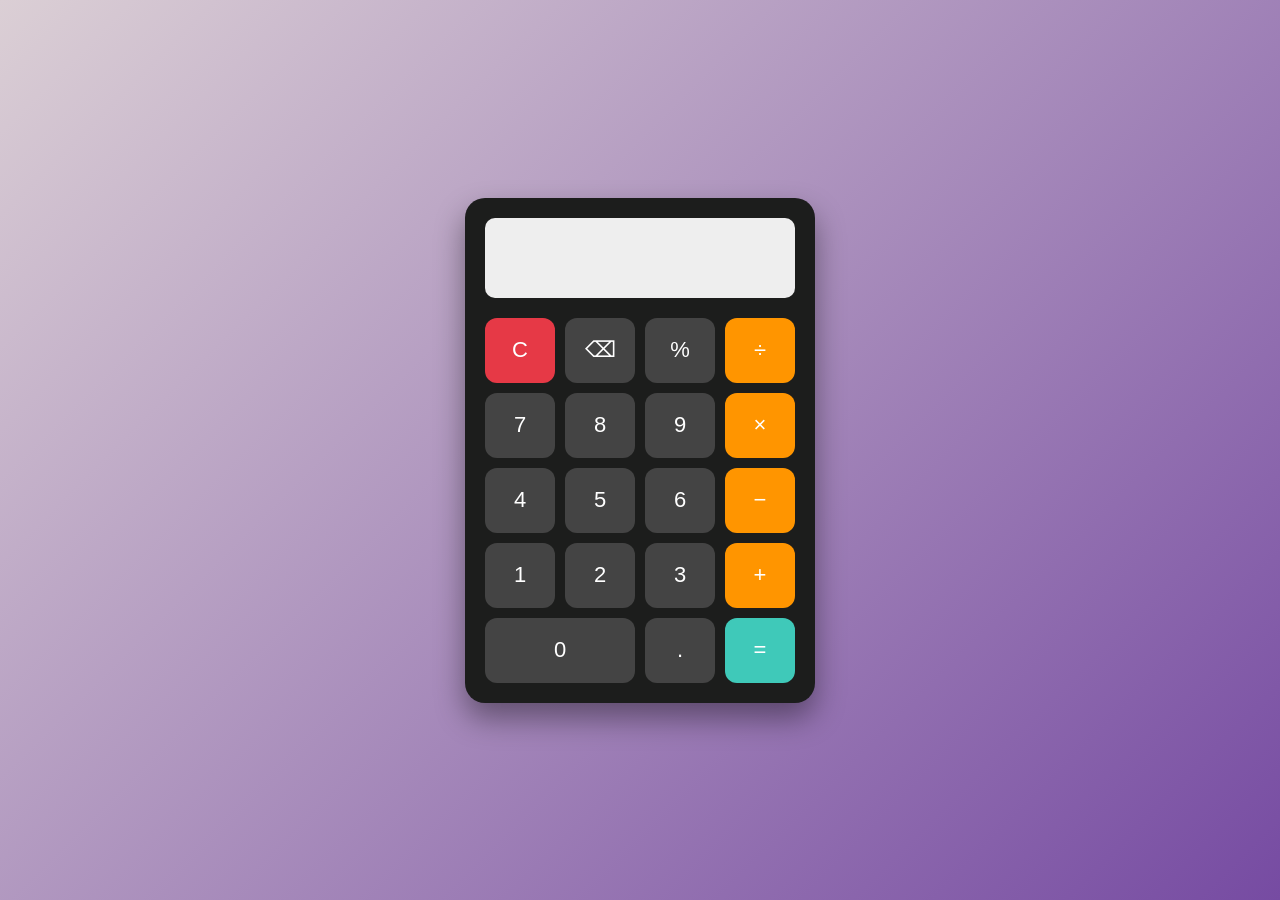
<file: task2Calculator/index.html>
<!DOCTYPE html>
<html lang="en">

<head>
    <meta charset="UTF-8">
    <meta name="viewport" content="width=device-width, initial-scale=1.0">
    <title>Calculator</title>
    <link rel="stylesheet" href="style.css">
</head>

<body>

    <div class="calculator">

        <input type="text" id="display" readonly>

        <div class="buttons">

            <button class="clear" onclick="clearDisplay()">C</button>
            <button onclick="deleteLast()">⌫</button>
            <button onclick="appendValue('%')">%</button>
            <button class="operator" onclick="appendValue('/')">÷</button>

            <button onclick="appendValue('7')">7</button>
            <button onclick="appendValue('8')">8</button>
            <button onclick="appendValue('9')">9</button>
            <button class="operator" onclick="appendValue('*')">×</button>

            <button onclick="appendValue('4')">4</button>
            <button onclick="appendValue('5')">5</button>
            <button onclick="appendValue('6')">6</button>
            <button class="operator" onclick="appendValue('-')">−</button>

            <button onclick="appendValue('1')">1</button>
            <button onclick="appendValue('2')">2</button>
            <button onclick="appendValue('3')">3</button>
            <button class="operator" onclick="appendValue('+')">+</button>

            <button onclick="appendValue('0')" class="zero">0</button>
            <button onclick="appendValue('.')">.</button>
            <button class="equal" onclick="calculate()">=</button>

        </div>
    </div>

    <script src="script.js"></script>
</body>

</html>
</file>
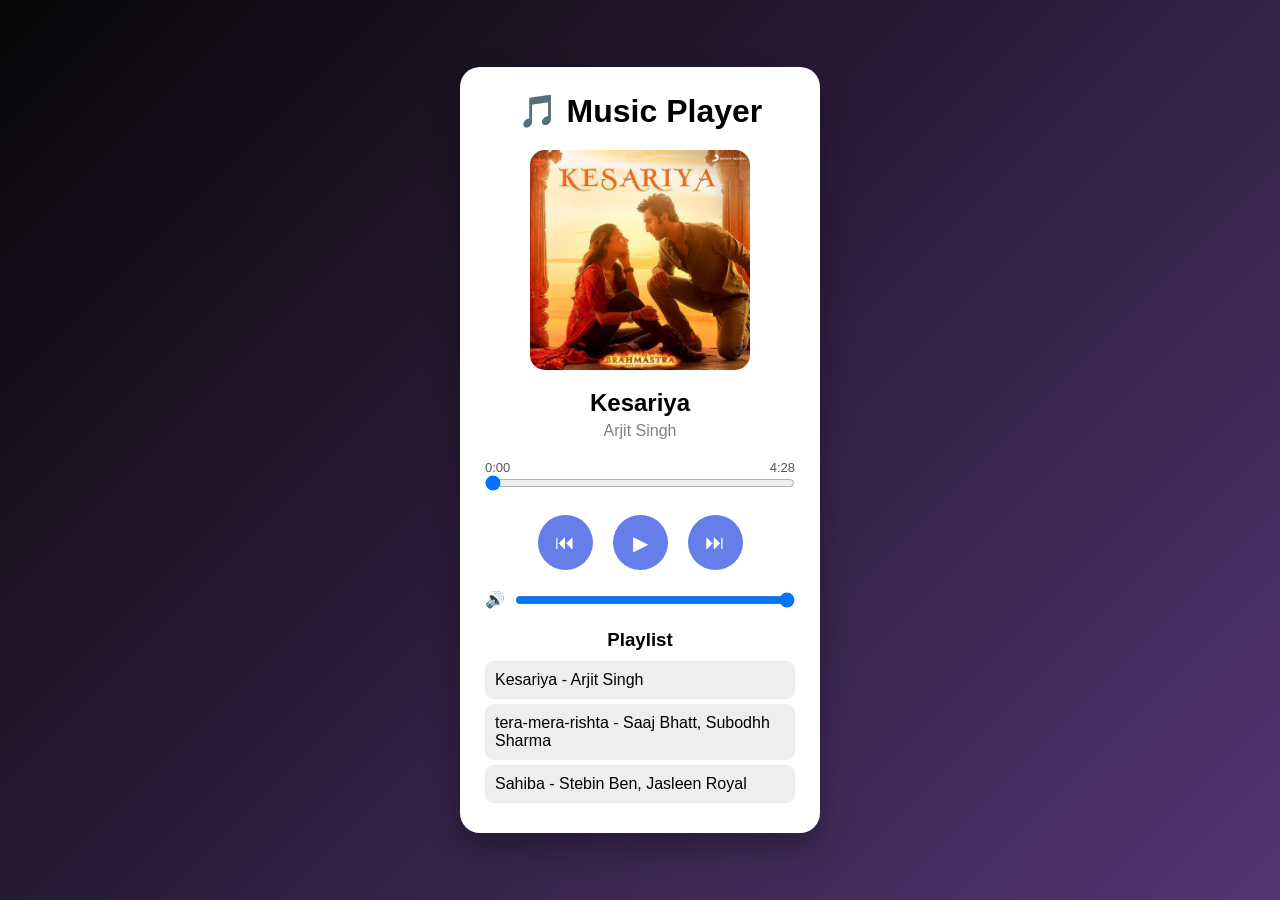
<file: TASK3MusicPlayer/index.html>
<!DOCTYPE html>
<html lang="en">

<head>
    <meta charset="UTF-8">
    <meta name="viewport" content="width=device-width, initial-scale=1.0">
    <title>Music Player</title>

    <link rel="stylesheet" href="style.css">
</head>

<body>

    <div class="player">

        <h1>🎵 Music Player</h1>

        <!-- Song Image -->
        <img id="songImage" src="https://via.placeholder.com/250" alt="Song">

        <!-- Song Information -->
        <h2 id="songTitle">Song 1</h2>
        <p id="artist">Artist 1</p>

        <!-- Audio -->
        <audio id="audio"></audio>

        <!-- Progress -->
        <div class="time">
            <span id="currentTime">0:00</span>
            <span id="duration">0:00</span>
        </div>

        <input type="range" id="progress" value="0">

        <!-- Controls -->
        <div class="controls">

            <button onclick="previousSong()">⏮</button>

            <button onclick="playPause()" id="playBtn">
                ▶
            </button>

            <button onclick="nextSong()">⏭</button>

        </div>

        <!-- Volume -->
        <div class="volume">
            🔊
            <input type="range" id="volume" min="0" max="1" step="0.01" value="1">
        </div>

        <!-- Playlist -->
        <h3>Playlist</h3>

        <div id="playlist"></div>

    </div>

    <script src="script.js"></script>

</body>

</html>
</file>
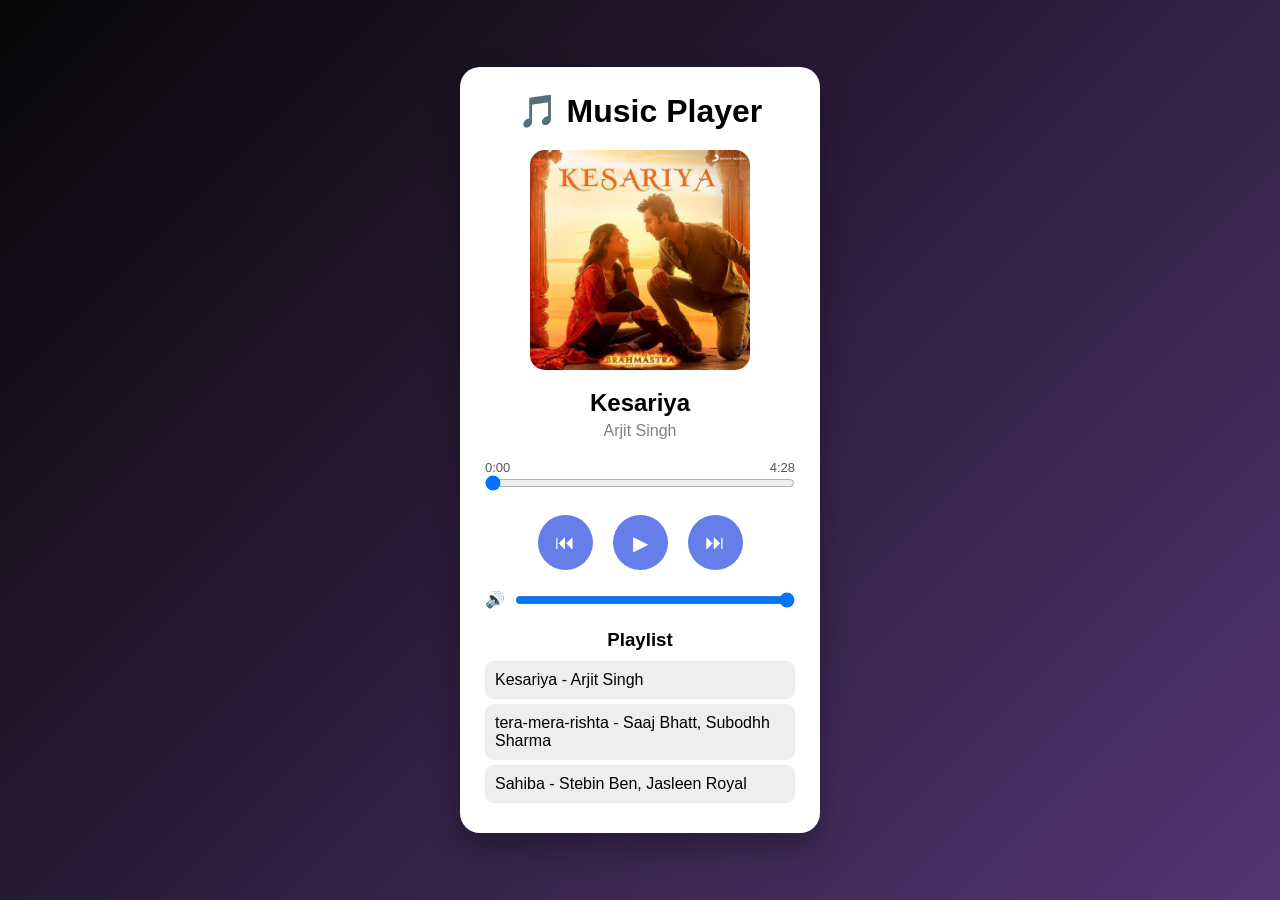
<file: TASK3MusicPlayer/Music.html>
<!DOCTYPE html>
<html lang="en">

<head>
    <meta charset="UTF-8">
    <meta name="viewport" content="width=device-width, initial-scale=1.0">
    <title>Music Player</title>

    <link rel="stylesheet" href="music.css">
</head>

<body>

    <div class="player">

        <h1>🎵 Music Player</h1>

        <!-- Song Image -->
        <img id="songImage" src="https://via.placeholder.com/250" alt="Song">

        <!-- Song Information -->
        <h2 id="songTitle">Song 1</h2>
        <p id="artist">Artist 1</p>

        <!-- Audio -->
        <audio id="audio"></audio>

        <!-- Progress -->
        <div class="time">
            <span id="currentTime">0:00</span>
            <span id="duration">0:00</span>
        </div>

        <input type="range" id="progress" value="0">

        <!-- Controls -->
        <div class="controls">

            <button onclick="previousSong()">⏮</button>

            <button onclick="playPause()" id="playBtn">
                ▶
            </button>

            <button onclick="nextSong()">⏭</button>

        </div>

        <!-- Volume -->
        <div class="volume">
            🔊
            <input type="range" id="volume" min="0" max="1" step="0.01" value="1">
        </div>

        <!-- Playlist -->
        <h3>Playlist</h3>

        <div id="playlist"></div>

    </div>

    <script src="music.js"></script>

</body>

</html>
</file>
<file: task2Calculator/style.css>
* {
    margin: 0;
    padding: 0;
    box-sizing: border-box;
}

body {
    min-height: 100vh;
    display: flex;
    justify-content: center;
    align-items: center;
    background: linear-gradient(135deg, #dbcfd5, #764ba2);
    font-family: Arial, sans-serif;
}

.calculator {
    width: 350px;
    padding: 20px;
    border-radius: 20px;
    background: #1c1d1c;
    /* background: #222; */
    box-shadow: 0 15px 30px rgba(0, 0, 0, 0.4);
}

#display {
    width: 100%;
    height: 80px;
    margin-bottom: 20px;
    padding: 10px;
    border: none;
    border-radius: 10px;
    background: #eee;
    text-align: right;
    font-size: 35px;
}

.buttons {
    display: grid;
    grid-template-columns: repeat(4, 1fr);
    gap: 10px;
}

button {
    height: 65px;
    border: none;
    border-radius: 12px;
    font-size: 22px;
    cursor: pointer;
    background: #444;
    color: white;
    transition: 0.2s;
}

button:hover {
    transform: scale(1.05);
    background: #555;
}

button:active {
    transform: scale(0.95);
}

.operator {
    background: #ff9500;
}

.operator:hover {

    background: #ff9500;
}

.clear {
    background: #e63946;

}

.equal {

    background: #3fc9b9;
}

.zero {
    grid-column: span 2;
}
</file>
<file: TASK3MusicPlayer/style.css>
* {
    margin: 0;
    padding: 0;
    box-sizing: border-box;
}

body {
    min-height: 100vh;

    display: flex;
    justify-content: center;
    align-items: center;

    font-family: Arial, sans-serif;

    background: linear-gradient(135deg, #070707, #533572);
}

.player {
    width: 360px;

    padding: 25px;

    text-align: center;

    background: white;

    border-radius: 20px;

    box-shadow: 0 15px 30px rgba(0, 0, 0, 0.3);
}

h1 {
    margin-bottom: 20px;
}

#songImage {
    width: 220px;
    height: 220px;

    object-fit: cover;

    border-radius: 15px;

    margin-bottom: 15px;
}

#songTitle {
    font-size: 24px;
}

#artist {
    color: gray;
    margin: 5px 0 20px;
}

/* Time */

.time {
    display: flex;
    justify-content: space-between;

    font-size: 13px;
    color: #555;
}

#progress {
    width: 100%;
}

/* Controls */

.controls {
    display: flex;
    justify-content: center;
    gap: 20px;

    margin: 20px 0;
}

.controls button {
    width: 55px;
    height: 55px;

    border: none;

    border-radius: 50%;

    background: #667eea;

    color: white;

    font-size: 20px;

    cursor: pointer;

    transition: 0.2s;
}

.controls button:hover {
    transform: scale(1.1);
}

.controls button:active {
    transform: scale(0.95);
}

/* Volume */

.volume {
    display: flex;
    align-items: center;
    gap: 10px;

    margin-bottom: 20px;
}

#volume {
    width: 100%;
}

/* Playlist */

h3 {
    margin-bottom: 10px;
}

.song {
    padding: 10px;

    margin: 5px 0;

    background: #eee;

    border-radius: 8px;

    cursor: pointer;

    text-align: left;
}

.song:hover {
    background: #ddd;
}

.active {
    background: #667eea;
    color: white;
}

/* Responsive */

@media (max-width: 450px) {

    .player {
        width: 90%;
    }

    #songImage {
        width: 180px;
        height: 180px;
    }
}
</file>
<file: TASK3MusicPlayer/music.css>
* {
    margin: 0;
    padding: 0;
    box-sizing: border-box;
}

body {
    min-height: 100vh;

    display: flex;
    justify-content: center;
    align-items: center;

    font-family: Arial, sans-serif;

    background: linear-gradient(135deg, #070707, #533572);
}

.player {
    width: 360px;

    padding: 25px;

    text-align: center;

    background: white;

    border-radius: 20px;

    box-shadow: 0 15px 30px rgba(0, 0, 0, 0.3);
}

h1 {
    margin-bottom: 20px;
}

#songImage {
    width: 220px;
    height: 220px;

    object-fit: cover;

    border-radius: 15px;

    margin-bottom: 15px;
}

#songTitle {
    font-size: 24px;
}

#artist {
    color: gray;
    margin: 5px 0 20px;
}

/* Time */

.time {
    display: flex;
    justify-content: space-between;

    font-size: 13px;
    color: #555;
}

#progress {
    width: 100%;
}

/* Controls */

.controls {
    display: flex;
    justify-content: center;
    gap: 20px;

    margin: 20px 0;
}

.controls button {
    width: 55px;
    height: 55px;

    border: none;

    border-radius: 50%;

    background: #667eea;

    color: white;

    font-size: 20px;

    cursor: pointer;

    transition: 0.2s;
}

.controls button:hover {
    transform: scale(1.1);
}

.controls button:active {
    transform: scale(0.95);
}

/* Volume */

.volume {
    display: flex;
    align-items: center;
    gap: 10px;

    margin-bottom: 20px;
}

#volume {
    width: 100%;
}

/* Playlist */

h3 {
    margin-bottom: 10px;
}

.song {
    padding: 10px;

    margin: 5px 0;

    background: #eee;

    border-radius: 8px;

    cursor: pointer;

    text-align: left;
}

.song:hover {
    background: #ddd;
}

.active {
    background: #667eea;
    color: white;
}

/* Responsive */

@media (max-width: 450px) {

    .player {
        width: 90%;
    }

    #songImage {
        width: 180px;
        height: 180px;
    }
}
</file>
